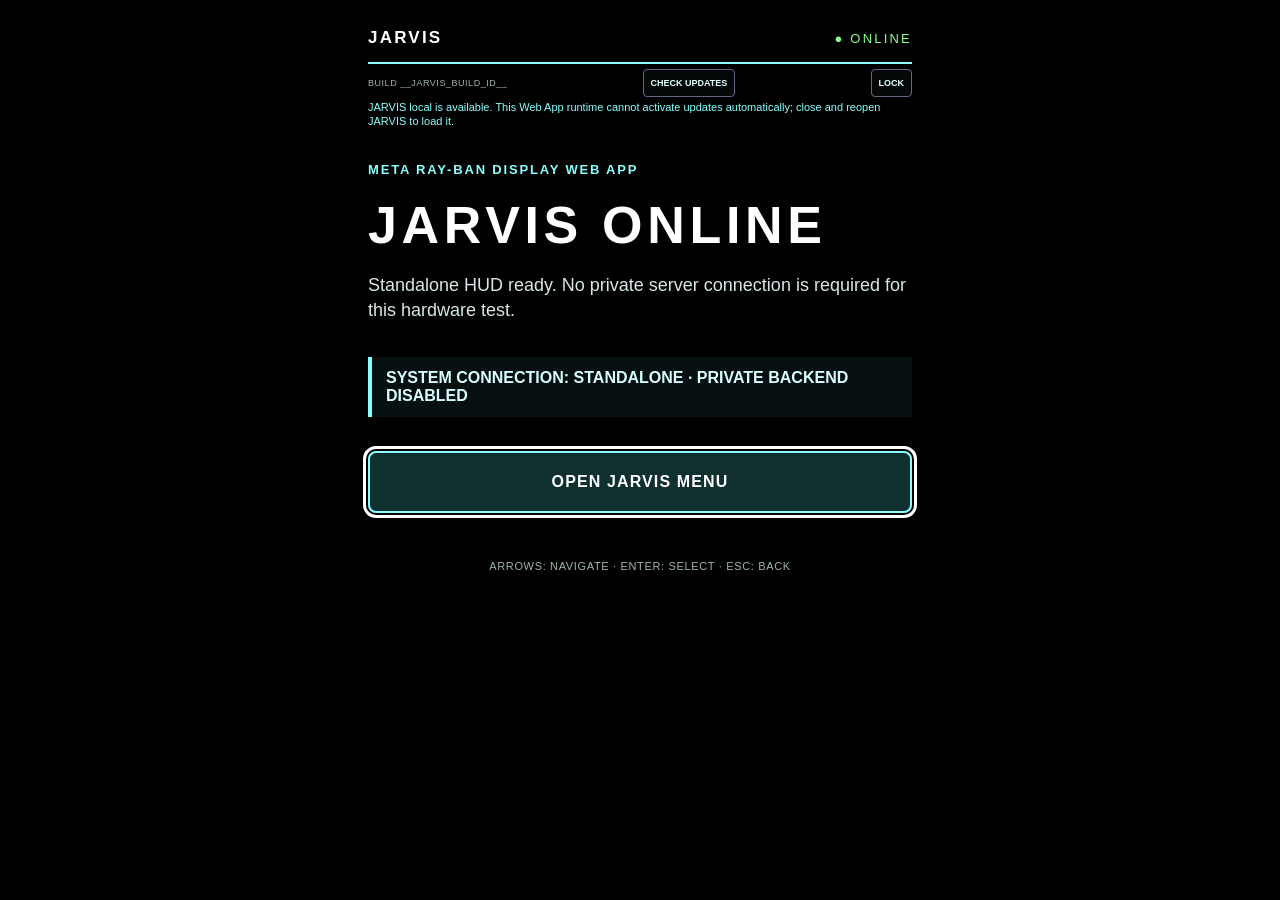
<file: index.html>
<!doctype html>
<html lang="en">
  <head>
    <meta charset="utf-8" />
    <meta name="viewport" content="width=device-width, initial-scale=1, viewport-fit=cover" />
    <meta name="theme-color" content="#000000" />
    <meta name="color-scheme" content="dark" />
    <meta name="application-name" content="JARVIS HUD" />
    <script src="./auth-config.js"></script>
    <style>
      /* First-paint guard: this runs before the external stylesheet and JS. */
      html[data-jarvis-auth-enabled="true"] body[data-jarvis-session="checking_session"] #jarvis-glasses-hud { visibility:hidden }
      html[data-jarvis-auth-enabled="true"] body[data-jarvis-session="checking_session"] #lock-title { font-size:0 }
      html[data-jarvis-auth-enabled="true"] body[data-jarvis-session="checking_session"] #lock-title::after { content:'CHECKING SESSION'; font-size:2rem }
    </style>
    <link rel="manifest" href="./manifest.webmanifest" />
    <link rel="stylesheet" href="./styles.css" />
    <title>JARVIS HUD</title>
  </head>
  <body>
    <section id="jarvis-session-lock" class="session-lock" role="dialog" aria-modal="true" aria-labelledby="lock-title" aria-live="polite" hidden>
      <div class="session-lock-card"><p class="eyebrow">JARVIS · PRIVATE SESSION</p><h1 id="lock-title">CHECKING SESSION</h1><p id="lock-status">Checking your secure JARVIS session…</p><p id="lock-code" class="lock-code" hidden></p><p>On this iPhone, unlock directly with your enrolled passkey. For glasses or another device, use the existing companion approval below.</p><button id="lock-face-id" class="action" type="button">UNLOCK WITH FACE ID</button><a id="lock-phone-unlock" href="./unlock.html" class="phone-unlock-link">OPEN PHONE UNLOCK PAGE</a><button id="lock-retry" class="action" type="button">START COMPANION UNLOCK</button><div class="release-controls" data-update-controls aria-label="JARVIS release controls"><span data-hud-build-version data-build-id="__JARVIS_BUILD_ID__">BUILD __JARVIS_BUILD_ID__</span><button type="button" aria-label="Check for JARVIS updates" data-hud-check-updates data-update-focus>CHECK UPDATES</button><button type="button" aria-label="Reload the latest JARVIS release" data-hud-reload-update data-update-focus hidden>RELOAD LATEST</button></div><p data-hud-update-status class="hud-update-status" role="status" aria-live="polite"></p></div>
    </section>
    <main id="jarvis-glasses-hud" class="hud" aria-label="JARVIS glasses HUD">
      <header class="hud-header"><span class="brand">JARVIS</span><span class="online">● ONLINE</span></header>
      <div class="release-controls" data-update-controls aria-label="JARVIS release controls">
        <span id="hud-build-version" data-hud-build-version data-build-id="__JARVIS_BUILD_ID__">BUILD __JARVIS_BUILD_ID__</span>
        <button id="hud-check-updates" type="button" aria-label="Check for JARVIS updates" data-hud-check-updates data-update-focus>CHECK UPDATES</button>
        <button id="hud-reload-update" type="button" aria-label="Reload the latest JARVIS release" data-hud-reload-update data-update-focus hidden>RELOAD LATEST</button>
        <button id="hud-open-input-diagnostics" type="button" aria-label="Open staging input diagnostics" hidden>INPUT DIAGNOSTICS</button>
        <button id="hud-lock" type="button" aria-label="Lock JARVIS">LOCK</button>
      </div>
      <p id="hud-update-status" data-hud-update-status class="hud-update-status" role="status" aria-live="polite"></p>
      <p id="hud-auth-diagnostics" data-build-id="__JARVIS_BUILD_ID__" class="hud-update-status" role="status" aria-live="polite" hidden></p>
      <section id="hud-screen" class="hud-screen" aria-live="polite"></section>
      <p class="hint">ARROWS: NAVIGATE · ENTER: SELECT · ESC: BACK</p>
    </main>
    <section id="hud-input-diagnostics" class="hud-input-diagnostics" role="dialog" aria-modal="true" aria-labelledby="hud-input-diagnostics-title" hidden>
      <div class="hud-input-diagnostics-card">
        <p class="eyebrow">STAGING ONLY</p>
        <h1 id="hud-input-diagnostics-title">INPUT DIAGNOSTICS</h1>
        <p class="copy">Event categories only. No text, account data, or coordinates are collected or saved.</p>
        <pre id="hud-input-diagnostics-readout" aria-live="polite"></pre>
        <button id="hud-clear-input-diagnostics" class="action" type="button">CLEAR READOUT</button>
        <button id="hud-close-input-diagnostics" class="action" type="button">CLOSE DIAGNOSTICS</button>
      </div>
    </section>
    <dialog id="jarvis-update-confirm" aria-labelledby="jarvis-update-confirm-title"><h2 id="jarvis-update-confirm-title">JARVIS Update Available</h2><p>Reloading JARVIS will apply the latest version.</p><p>Your active session will be restored automatically if it is still valid. Otherwise, you'll need to unlock again with your iPhone.</p><form method="dialog"><button id="jarvis-update-cancel" value="cancel">CANCEL</button><button id="jarvis-update-confirm-reload" value="reload">RELOAD NOW</button></form></dialog>
    <script src="./youtube-player.js"></script>
    <script src="./connectors-config.js"></script>
    <script src="./connectors.js"></script>
    <script src="./unlock.js"></script>
    <script src="./staging-chat.js"></script>
    <script src="./app.js"></script>
    <script src="./input-diagnostics.js"></script>
  </body>
</html>
</file>
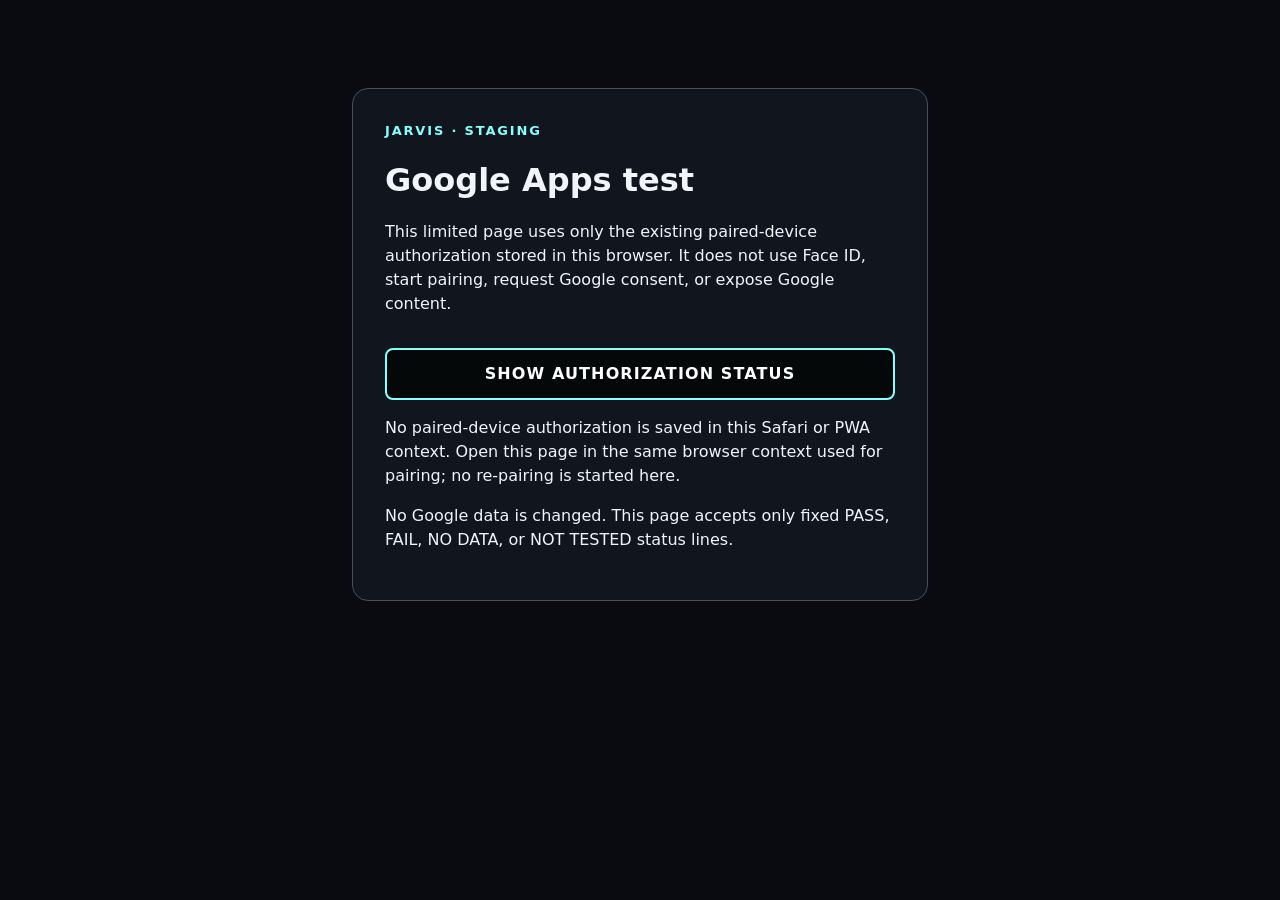
<file: google-apps.html>
<!doctype html>
<html lang="en">
  <head>
    <meta charset="utf-8" />
    <meta name="viewport" content="width=device-width, initial-scale=1, viewport-fit=cover" />
    <meta name="theme-color" content="#090b10" />
    <meta name="color-scheme" content="dark" />
    <title>JARVIS Google Apps Test</title>
    <link rel="stylesheet" href="./styles.css" />
  </head>
  <body class="phone-unlock-page">
    <main class="phone-unlock-card">
      <p class="eyebrow">JARVIS · STAGING</p>
      <h1>Google Apps test</h1>
      <p>This limited page uses only the existing paired-device authorization stored in this browser. It does not use Face ID, start pairing, request Google consent, or expose Google content.</p>
      <button id="test-all-google-apps" class="action" type="button">RESTORE PAIRED AUTHORIZATION</button>
      <pre id="google-apps-result" class="copy" aria-live="polite" hidden></pre>
      <p id="google-apps-status" role="status" aria-live="polite">Restoring the existing paired-device authorization…</p>
      <p>No Google data is changed. This page accepts only fixed PASS, FAIL, NO DATA, or NOT TESTED status lines.</p>
    </main>
    <script src="./connectors-config.js?staging-google-test=1"></script>
    <script src="./connectors.js?staging-google-test=1"></script>
    <script src="./google-apps.js?staging-google-test=1"></script>
  </body>
</html>
</file>
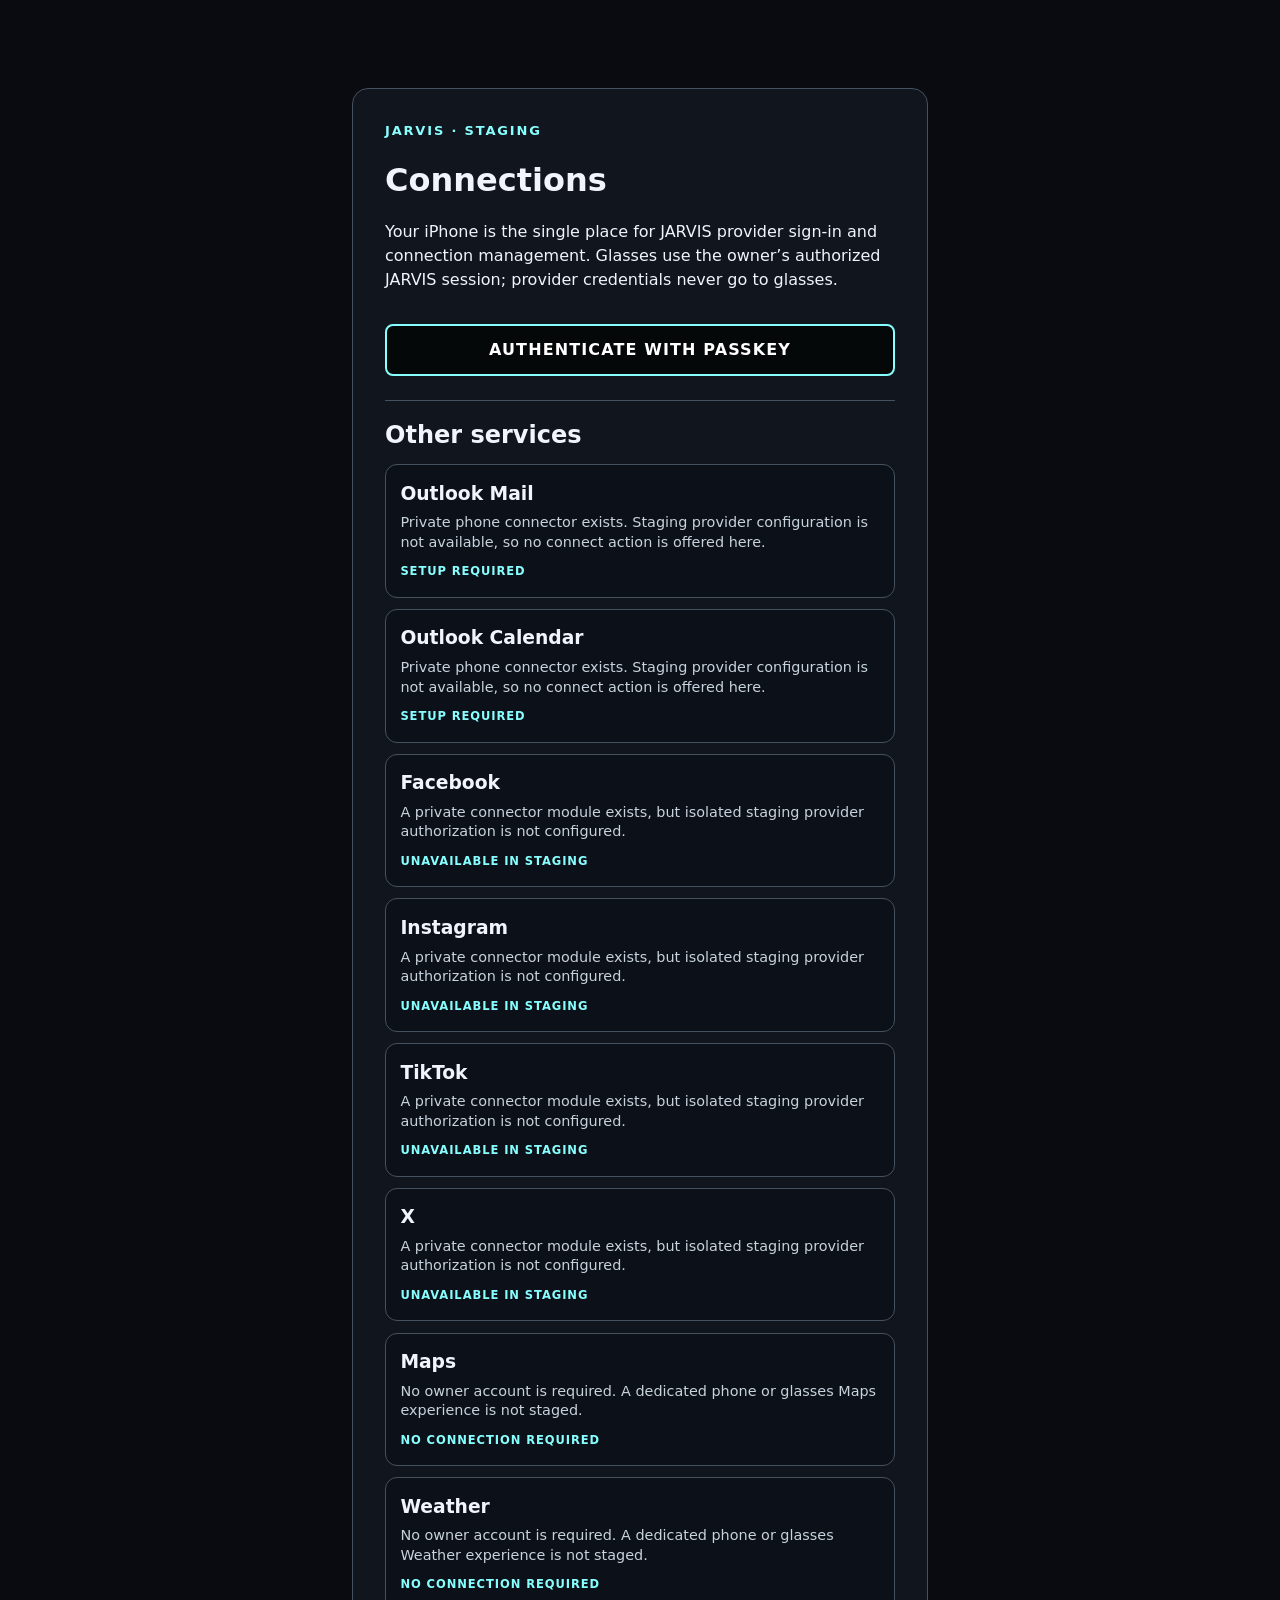
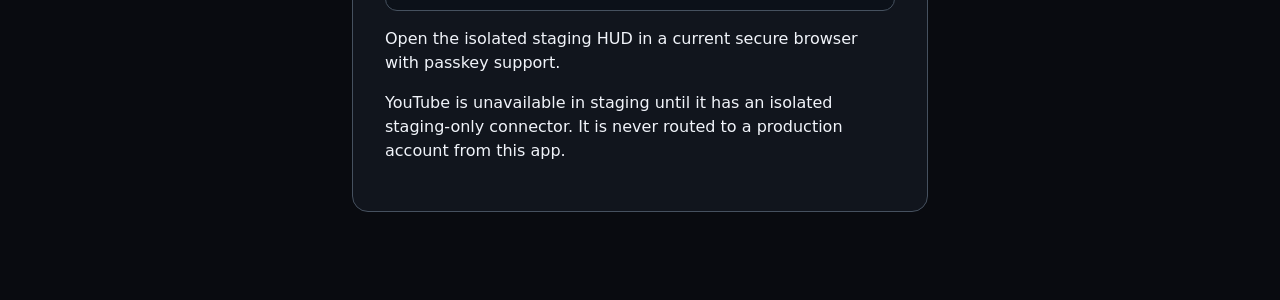
<file: staging-apps-connect.html>
<!doctype html>
<html lang="en">
  <head>
    <meta charset="utf-8" />
    <meta name="viewport" content="width=device-width, initial-scale=1, viewport-fit=cover" />
    <meta name="referrer" content="no-referrer" />
    <meta name="robots" content="noindex, nofollow" />
    <meta name="theme-color" content="#090b10" />
    <meta name="color-scheme" content="dark" />
    <meta name="apple-mobile-web-app-capable" content="yes" />
    <meta name="apple-mobile-web-app-status-bar-style" content="black-translucent" />
    <meta name="apple-mobile-web-app-title" content="JARVIS Connections" />
    <title>JARVIS staging Connections</title>
    <link rel="manifest" href="./staging-connections.webmanifest" />
    <link rel="apple-touch-icon" href="./jarvis-connections-icon.svg" />
    <link rel="stylesheet" href="./styles.css" />
  </head>
  <body class="phone-unlock-page">
    <main class="phone-unlock-card">
      <p class="eyebrow">JARVIS · STAGING</p>
      <h1>Connections</h1>
      <p>Your iPhone is the single place for JARVIS provider sign-in and connection management. Glasses use the owner’s authorized JARVIS session; provider credentials never go to glasses.</p>
      <button id="staging-approve-authenticate" class="action" type="button">AUTHENTICATE WITH PASSKEY</button>
      <section id="staging-google-section" hidden>
        <h2>Google Apps</h2>
        <p id="staging-google-summary" role="status" aria-live="polite">Loading Google Apps status…</p>
        <fieldset id="staging-google-apps">
          <legend>Manage Apps</legend>
          <label><input name="staging-google-app" type="checkbox" value="gmail" /> Gmail</label>
          <label><input name="staging-google-app" type="checkbox" value="google-calendar" /> Calendar</label>
          <label><input name="staging-google-app" type="checkbox" value="google-contacts" /> Contacts</label>
          <label><input name="staging-google-app" type="checkbox" value="google-drive" /> Drive</label>
          <label><input name="staging-google-app" type="checkbox" value="google-docs" /> Docs</label>
          <label><input name="staging-google-app" type="checkbox" value="google-sheets" /> Sheets</label>
          <label><input name="staging-google-app" type="checkbox" value="google-tasks" /> Tasks</label>
        </fieldset>
        <p><button id="staging-google-connect" class="action" type="button">CONNECT GOOGLE</button>
          <button id="staging-google-disconnect" class="action" type="button">DISCONNECT GOOGLE</button></p>
        <section id="staging-glasses-approval">
          <h3>Glasses access</h3>
          <p id="staging-glasses-summary" role="status" aria-live="polite">Google account authorization and glasses device approval are separate.</p>
          <p>On the glasses, open Connect Apps and select Start Phone Approval. Enter its pairing ID and code here to approve only the checked, already-authorized apps. This does not open Google sign-in.</p>
          <label>Pairing ID <input id="staging-glasses-pairing-id" inputmode="text" maxlength="6" autocomplete="off" autocapitalize="characters" spellcheck="false" /></label>
          <label>Eight-digit code <input id="staging-glasses-pairing-code" inputmode="numeric" pattern="[0-9]{8}" maxlength="8" autocomplete="one-time-code" /></label>
          <button id="staging-glasses-approve" class="action" type="button">APPROVE GLASSES ACCESS</button>
        </section>
      </section>
      <section id="staging-youtube-section" hidden>
        <h2>YouTube</h2>
        <p id="staging-youtube-summary">Checking isolated YouTube connector availability…</p>
        <button id="staging-youtube-manage" class="action" type="button">MANAGE YOUTUBE</button>
      </section>
      <section id="staging-service-status" class="connections-cards" hidden aria-label="Other JARVIS services">
        <h2>Other services</h2>
        <article class="connection-card"><h3>Outlook Mail</h3><p>Private phone connector exists. Staging provider configuration is not available, so no connect action is offered here.</p><span>SETUP REQUIRED</span></article>
        <article class="connection-card"><h3>Outlook Calendar</h3><p>Private phone connector exists. Staging provider configuration is not available, so no connect action is offered here.</p><span>SETUP REQUIRED</span></article>
        <article class="connection-card"><h3>Facebook</h3><p>A private connector module exists, but isolated staging provider authorization is not configured.</p><span>UNAVAILABLE IN STAGING</span></article>
        <article class="connection-card"><h3>Instagram</h3><p>A private connector module exists, but isolated staging provider authorization is not configured.</p><span>UNAVAILABLE IN STAGING</span></article>
        <article class="connection-card"><h3>TikTok</h3><p>A private connector module exists, but isolated staging provider authorization is not configured.</p><span>UNAVAILABLE IN STAGING</span></article>
        <article class="connection-card"><h3>X</h3><p>A private connector module exists, but isolated staging provider authorization is not configured.</p><span>UNAVAILABLE IN STAGING</span></article>
        <article class="connection-card"><h3>Maps</h3><p>No owner account is required. A dedicated phone or glasses Maps experience is not staged.</p><span>NO CONNECTION REQUIRED</span></article>
        <article class="connection-card"><h3>Weather</h3><p>No owner account is required. A dedicated phone or glasses Weather experience is not staged.</p><span>NO CONNECTION REQUIRED</span></article>
      </section>
      <button id="staging-approve-logout" class="action" type="button" hidden>LOG OUT</button>
      <p id="staging-approve-status" role="status" aria-live="polite">Authenticate with your staging passkey to manage connections.</p>
      <p class="small">YouTube is unavailable in staging until it has an isolated staging-only connector. It is never routed to a production account from this app.</p>
    </main>
    <script src="./auth-config.js"></script>
    <script src="./connectors-config.js"></script>
    <script src="./staging-apps-connect.js?connections=20261120-3"></script>
  </body>
</html>
</file>
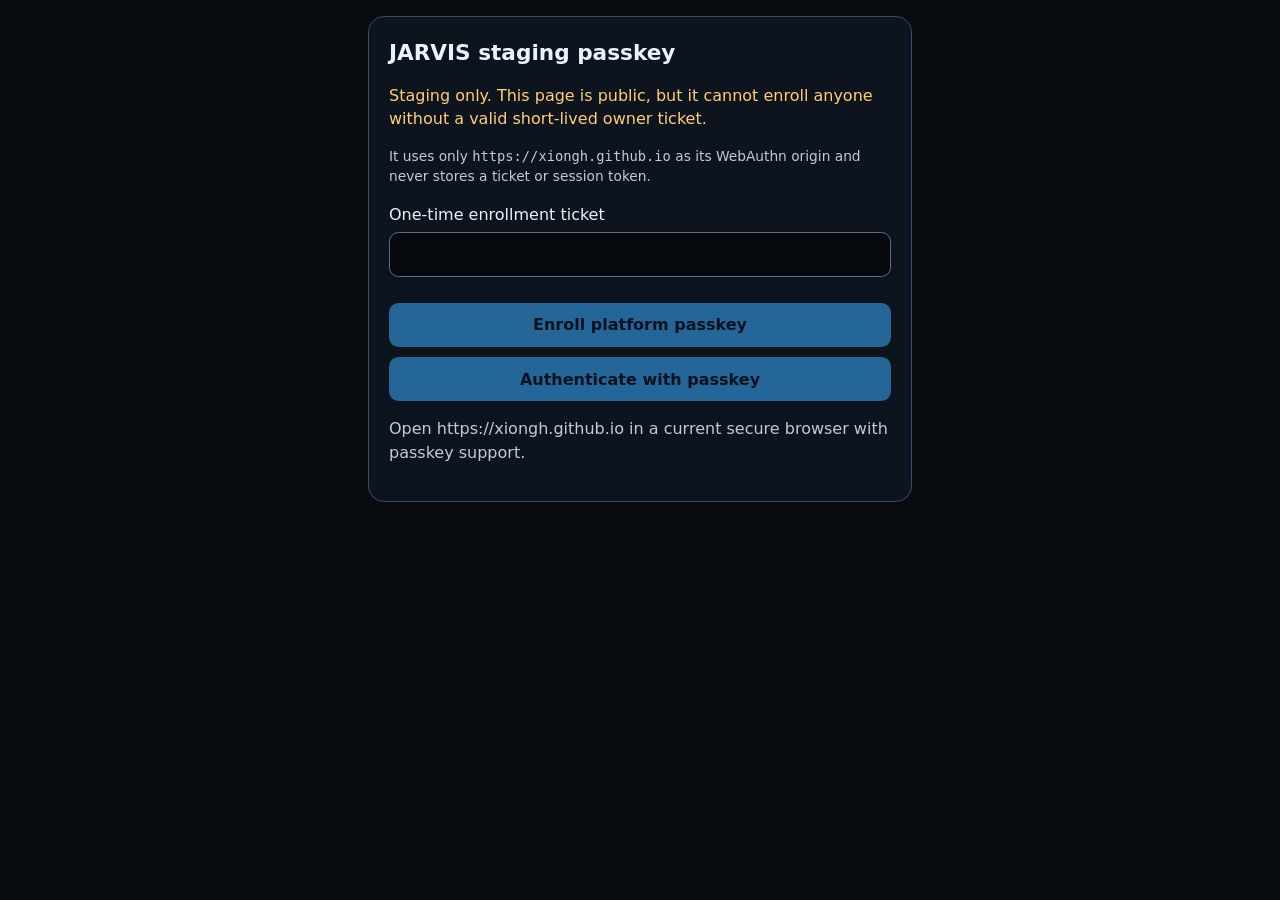
<file: staging-passkey.html>
<!doctype html>
<html lang="en">
  <head>
    <meta charset="utf-8" />
    <meta name="viewport" content="width=device-width, initial-scale=1, viewport-fit=cover" />
    <meta name="referrer" content="no-referrer" />
    <meta name="robots" content="noindex, nofollow" />
    <meta name="color-scheme" content="dark" />
    <title>JARVIS staging passkey</title>
    <style>
      :root { color-scheme: dark; font: 16px/1.45 system-ui, sans-serif; background: #080b10; color: #eaf2ff; }
      body { max-width: 34rem; margin: 0 auto; padding: max(1rem, env(safe-area-inset-top)) 1rem 2rem; }
      main { border: 1px solid #31506f; border-radius: 1rem; padding: 1.25rem; background: #0d141d; }
      h1 { margin-top: 0; font-size: 1.35rem; } p { color: #bdcce0; } label { display: grid; gap: .4rem; margin: 1rem 0; }
      input, button { min-height: 2.75rem; box-sizing: border-box; border-radius: .6rem; font: inherit; }
      input { border: 1px solid #58718d; background: #05080d; color: inherit; padding: .6rem; }
      button { width: 100%; border: 0; background: #39a9ff; color: #03111f; font-weight: 700; margin-top: .65rem; }
      button:disabled { opacity: .55; } #status { min-height: 3rem; margin-top: 1rem; white-space: pre-wrap; }
      .small { font-size: .86rem; } .warn { color: #ffcf75; }
    </style>
  </head>
  <body>
    <main>
      <h1>JARVIS staging passkey</h1>
      <p class="warn">Staging only. This page is public, but it cannot enroll anyone without a valid short-lived owner ticket.</p>
      <p class="small">It uses only <code>https://xiongh.github.io</code> as its WebAuthn origin and never stores a ticket or session token.</p>
      <form id="enroll-form" novalidate>
        <label>One-time enrollment ticket
          <input id="ticket" type="password" inputmode="text" autocomplete="off" autocapitalize="none" spellcheck="false" pattern="[A-Za-z0-9_-]{43}" maxlength="43" required />
        </label>
        <button id="enroll" type="submit">Enroll platform passkey</button>
      </form>
      <button id="authenticate" type="button">Authenticate with passkey</button>
      <p id="status" role="status" aria-live="polite">Checking browser support…</p>
    </main>
    <script src="./staging-passkey.js"></script>
  </body>
</html>
</file>
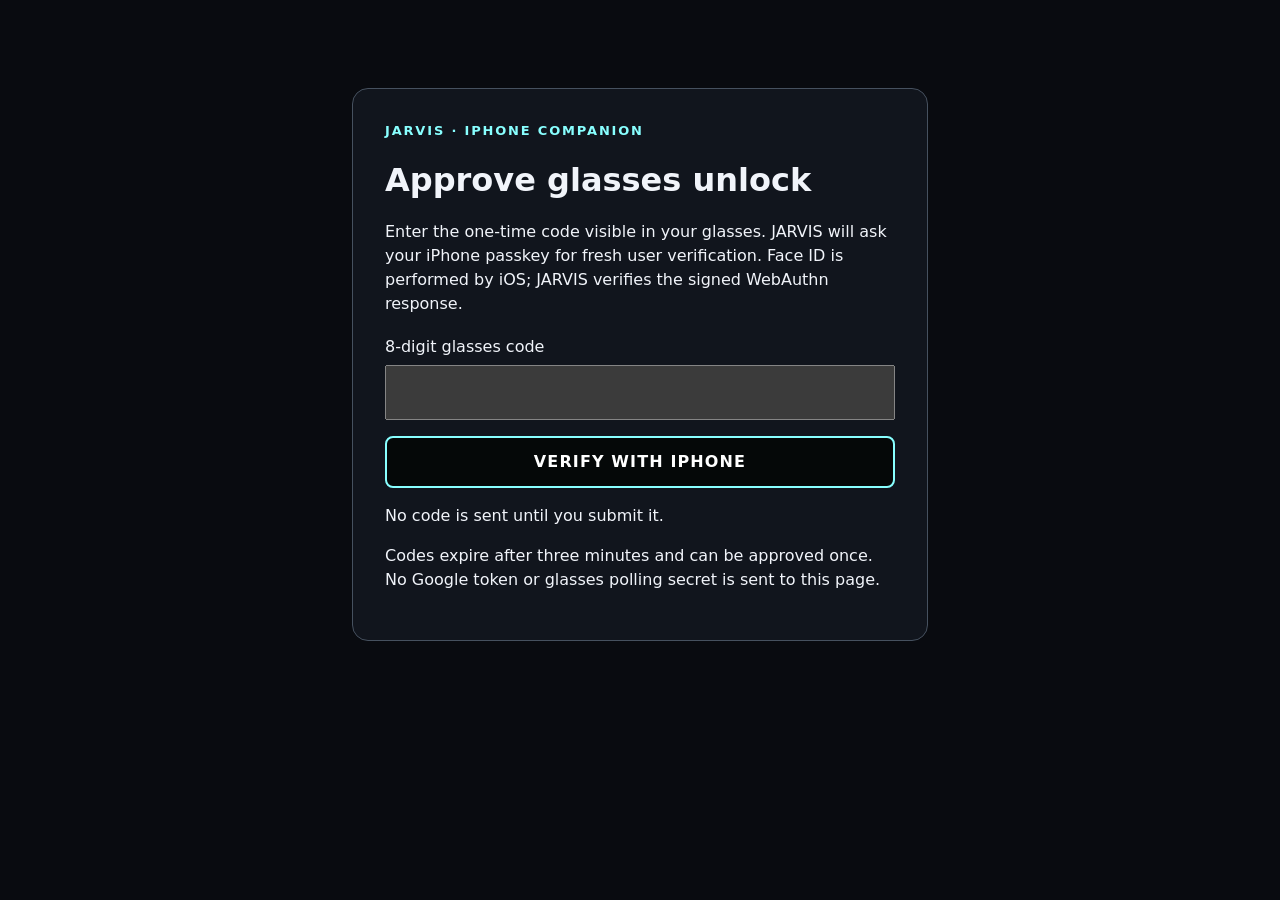
<file: unlock.html>
<!doctype html>
<html lang="en">
  <head>
    <meta charset="utf-8" />
    <meta name="viewport" content="width=device-width, initial-scale=1, viewport-fit=cover" />
    <meta name="theme-color" content="#090b10" />
    <title>Approve JARVIS glasses unlock</title>
    <link rel="stylesheet" href="./styles.css" />
    <script src="./auth-config.js"></script>
  </head>
  <body class="phone-unlock-page">
    <main class="phone-unlock-card">
      <p class="eyebrow">JARVIS · IPHONE COMPANION</p>
      <h1>Approve glasses unlock</h1>
      <p>Enter the one-time code visible in your glasses. JARVIS will ask your iPhone passkey for fresh user verification. Face ID is performed by iOS; JARVIS verifies the signed WebAuthn response.</p>
      <form id="phone-unlock-form">
        <label for="unlock-code">8-digit glasses code</label>
        <input id="unlock-code" name="code" inputmode="numeric" autocomplete="one-time-code" pattern="[0-9]{8}" maxlength="8" required />
        <button id="approve-unlock" class="action" type="submit">VERIFY WITH IPHONE</button>
      </form>
      <button id="phone-unlock-verify" class="action" type="button" hidden>CONTINUE WITH FACE ID / PASSKEY</button>
      <p id="phone-unlock-status" role="status" aria-live="polite">No code is sent until you submit it.</p>
      <p>Codes expire after three minutes and can be approved once. No Google token or glasses polling secret is sent to this page.</p>
    </main>
    <script src="./unlock.js"></script>
  </body>
</html>
</file>
<file: styles.css>
:root { color-scheme: dark; font-family: Arial, Helvetica, sans-serif; background: #000; color: #fff; }
.hud-screen input { width: 100%; min-height: 38px; margin: 4px 0; border: 1px solid #8ff; border-radius: 4px; padding: 8px; color: #fff; background: #050808; font: inherit; font-size: 12px; }
.chat-log { max-height: min(42vh, 320px); min-height: 88px; overflow-y: scroll; overflow-x: hidden; overscroll-behavior: contain; scrollbar-gutter: stable; margin: 7px 0; border: 1px solid #466; background: #020605; }
.chat-log::-webkit-scrollbar { width: 10px; }.chat-log::-webkit-scrollbar-thumb { background: #4b8; border-radius: 8px; }.chat-log::-webkit-scrollbar-track { background: #020605; }
.chat-message { margin: 0; padding: 7px; border-bottom: 1px solid #244; font-size: 11px; line-height: 1.35; white-space: pre-wrap; overflow-wrap: anywhere; }
.chat-message.user { color: #baf7d1; }.chat-message.assistant { color: #eafff1; }
.hud-screen.youtube-mode { justify-content: flex-start; overflow-y: auto; overscroll-behavior: contain; gap: 7px; padding: 5px 0; }
.hud-screen.youtube-mode .detail-title { font-size: 23px; }
.hud-youtube-status { margin: 2px 0; padding: 7px 9px; font-size: 12px; line-height: 1.25; }
.hud-youtube-server, .hud-youtube-help { font-size: 12px; line-height: 1.3; }
.hud-youtube-nav { display: grid; grid-template-columns: repeat(2, minmax(0, 1fr)); gap: 4px; }
.hud-youtube-tab { min-height: 34px; padding: 5px; font-size: 10px; }
.hud-youtube-tab[aria-pressed="true"] { border-color: #8ff; background: #103030; }
.hud-youtube-search { display: grid; grid-template-columns: minmax(0, 1fr) auto; gap: 5px; }
.hud-youtube-search input, .hud-screen.youtube-mode > input { width: 100%; min-width: 0; min-height: 38px; margin: 0; font-size: 12px; }
.hud-youtube-results { display: grid; gap: 5px; max-height: 205px; overflow-y: auto; }
.hud-youtube-result { display: grid; grid-template-columns: 64px minmax(0, 1fr); gap: 6px; align-items: center; min-height: 44px; padding: 4px; border: 1px solid #315; border-color: #315d4b; border-radius: 5px; background: #040908; color: #fff; text-align: left; font: inherit; font-size: 11px; }
.hud-youtube-result img { width: 64px; aspect-ratio: 16 / 9; object-fit: cover; }
.hud-youtube-result small { grid-column: 2; color: #9eb4b4; }
.hud-youtube-video-title { margin: 0; font-size: 17px; line-height: 1.2; }
.hud-youtube-player-shell { width: min(100%, 480px); aspect-ratio: 16 / 9; align-self: center; background: #000; border: 1px solid #4b9b7a; }
.hud-youtube-player-shell.is-short { width: min(42vw, 190px); aspect-ratio: 9 / 16; }
.hud-youtube-player-shell iframe, .hud-youtube-player-shell > div { width: 100%; height: 100%; border: 0; }
.hud-youtube-handoff { display: block; min-height: 35px; padding: 8px; color: #fff; text-decoration: none; font-size: 11px; }
.youtube-mode button:focus-visible, .youtube-mode a:focus-visible, .youtube-mode input:focus-visible { outline: 2px solid #fff; outline-offset: 2px; }
.hud-youtube-header { display: flex; min-height: 36px; align-items: center; justify-content: space-between; gap: 8px; border-bottom: 1px solid #332; padding-bottom: 5px; }
.hud-youtube-brand { display: flex; min-width: 0; align-items: center; gap: 7px; }
.hud-youtube-mark { display: grid; width: 29px; height: 20px; place-items: center; border-radius: 6px; background: #f00; color: #fff; font-size: 12px; line-height: 1; }
.hud-youtube-title { margin: 0; color: #fff; font-size: 21px; font-weight: 750; letter-spacing: -.02em; }
.hud-youtube-account-control { min-height: 30px; max-width: 132px; padding: 5px 8px; border: 1px solid #888; border-radius: 16px; background: #171717; color: #eee; font-size: 9px; font-weight: 700; letter-spacing: .04em; }
.hud-youtube-account-control:enabled { border-color: #39b875; color: #a9f6c8; }
.hud-youtube-account-control:disabled { opacity: .85; }
.hud-youtube-search { flex: 0 0 auto; }
.hud-youtube-search input { min-width: 0; height: 40px; border-color: #666; border-radius: 20px; background: #171717; font-size: 13px; }
.hud-youtube-search-button { width: auto; min-width: 74px; min-height: 40px; padding: 6px 12px; border-radius: 20px; font-size: 10px; }
.hud-youtube-search button:disabled, .hud-youtube-nav button:disabled { opacity: .5; }
.hud-youtube-nav { flex: 0 0 auto; grid-template-columns: repeat(2, minmax(0, 1fr)); border-bottom: 1px solid #333; padding-bottom: 5px; }
.hud-youtube-tab { min-height: 38px; border: 0; border-bottom: 2px solid transparent; border-radius: 0; background: transparent; color: #ccc; font-size: 12px; text-transform: none; letter-spacing: 0; }
.hud-youtube-tab[aria-pressed="true"] { border-color: #f33; background: #171111; color: #fff; }
.hud-youtube-results { max-height: 275px; gap: 8px; padding: 2px 1px; }
.hud-youtube-result { grid-template-columns: 112px minmax(0, 1fr); gap: 9px; min-height: 72px; padding: 6px; border-color: #333; border-radius: 8px; background: #111; font-size: 12px; }
.hud-youtube-result img { width: 112px; border-radius: 5px; background: #222; }
.hud-youtube-result-copy { display: grid; min-width: 0; gap: 5px; align-content: center; }
.hud-youtube-result-title { display: -webkit-box; overflow: hidden; color: #f5f5f5; font-size: 12px; font-weight: 650; line-height: 1.25; -webkit-box-orient: vertical; -webkit-line-clamp: 2; }
.hud-youtube-result-channel { overflow: hidden; color: #aaa; font-size: 10px; text-overflow: ellipsis; white-space: nowrap; }
.hud-youtube-result:focus-visible, .hud-youtube-result[aria-pressed="true"] { border-color: #f33; background: #241313; }
.hud-youtube-account-card { display: grid; gap: 8px; padding: 10px; border: 1px solid #383838; border-radius: 8px; background: #111; }
.hud-youtube-account-card > strong { overflow-wrap: anywhere; font-size: 12px; }
.hud-youtube-account-card .copy { font-size: 11px; }
.hud-youtube-account-action { min-height: 38px; padding: 8px; border-radius: 6px; font-size: 10px; text-decoration: none; }
.hud-youtube-player-shell { min-width: 200px; min-height: 200px; width: min(100%, 480px); }
.hud-youtube-player-shell.is-short { width: min(100%, 200px); min-width: 200px; aspect-ratio: 9 / 16; }
.hud-youtube-player-shell iframe { min-width: 200px; min-height: 200px; }
.hud-youtube-video-title { font-size: 15px; }
@media (max-width: 700px), (max-height: 700px) {
  .hud { min-height: 100vh; padding: 12px 14px 8px; }
  .hud-header { padding-bottom: 7px; font-size: 13px; }
  .hud-header .online { font-size: 10px; }
  .hint { margin: 6px 0 0; font-size: 9px; }
  .hud-screen.youtube-mode { gap: 6px; padding: 2px 0; }
  .hud-youtube-status { padding: 5px 7px; font-size: 10px; }
  .hud-youtube-results { max-height: 250px; }
}
* { box-sizing: border-box; }
body { margin: 0; min-height: 100vh; background: #000; }
.hud { width: min(100vw, 600px); min-height: min(100vh, 600px); margin: 0 auto; padding: 28px; display: flex; flex-direction: column; background: #000; color: #fff; }
.hud-update-status { margin: 4px 0; color: #8ff; font-size: 11px; line-height: 1.25; }
.session-lock { position: fixed; inset: 0; z-index: 1000; display: flex; align-items: center; justify-content: center; overflow: auto; padding: max(16px, env(safe-area-inset-top)) 16px max(16px, env(safe-area-inset-bottom)); background: #000; }
.session-lock[hidden] { display: none; }
.session-lock-card { display: grid; gap: 12px; width: min(100%, 440px); max-height: 100%; overflow: auto; padding: 20px; border: 1px solid #496; border-radius: 12px; background: #071010; }
.session-lock-card h1, .session-lock-card p { margin: 0; }
.lock-code { color: #8ff; font-size: 30px; font-weight: 800; letter-spacing: .16em; }
.phone-unlock-link { display: block; min-height: 42px; padding: 12px; border: 1px solid #8ff; border-radius: 6px; color: #dfffff; text-align: center; font-size: 11px; font-weight: 700; text-decoration: none; }
html[data-jarvis-auth-enabled="true"] body[data-jarvis-session="checking_session"], html[data-jarvis-auth-enabled="true"] body[data-jarvis-session="locked"] { background: #000; }
html[data-jarvis-auth-enabled="true"] body[data-jarvis-session="checking_session"] #jarvis-glasses-hud, html[data-jarvis-auth-enabled="true"] body[data-jarvis-session="locked"] #jarvis-glasses-hud { visibility: hidden; }
/* The static document must never paint LOCKED before the credentialed restore
   request classifies the session.  JavaScript changes this only to LOCKED
   after an explicit rejection, expiry, revocation, or safe network failure. */
html[data-jarvis-auth-enabled="true"] body[data-jarvis-session="checking_session"] #lock-title { font-size: 0; }
html[data-jarvis-auth-enabled="true"] body[data-jarvis-session="checking_session"] #lock-title::after { content: 'CHECKING SESSION'; font-size: 2em; }
.phone-unlock-page { min-height: 100vh; margin: 0; padding: max(1rem, env(safe-area-inset-top)) 1rem max(1rem, env(safe-area-inset-bottom)); box-sizing: border-box; color: #f1f4fa; background: #090b10; font: 1rem/1.5 system-ui, sans-serif; }
.phone-unlock-card { width: min(100%, 36rem); margin: 8vh auto; padding: clamp(1rem, 5vw, 2rem); box-sizing: border-box; border: 1px solid #46515f; border-radius: 1rem; background: #11151d; }
.phone-unlock-card h1 { line-height: 1.15; }
.phone-unlock-card label { display: block; margin: 1.2rem 0 .35rem; }
.phone-unlock-card input { display: block; width: 100%; box-sizing: border-box; padding: .85rem; font-size: 1.3rem; letter-spacing: .18em; }
.phone-unlock-card button { margin-top: 1rem; width: 100%; min-height: 3rem; }
.phone-unlock-card [role="status"] { min-height: 1.5em; }
.phone-unlock-card > section { margin-top: 1.5rem; padding-top: 1rem; border-top: 1px solid #46515f; }.phone-unlock-card fieldset { display: grid; gap: .55rem; margin: 1rem 0; border-color: #46515f; }.phone-unlock-card fieldset label { margin: 0; }.connections-cards { display: grid; gap: .7rem; }.connections-cards h2 { margin: 0; }.connection-card { padding: .9rem; border: 1px solid #46515f; border-radius: .75rem; background: #0c1119; }.connection-card h3, .connection-card p { margin: 0; }.connection-card p { margin-top: .35rem; color: #c8d2dd; font-size: .9rem; line-height: 1.35; }.connection-card span { display: inline-block; margin-top: .7rem; color: #8ff; font-size: .72rem; font-weight: 800; letter-spacing: .08em; }
.release-controls { display: flex; flex-wrap: wrap; align-items: center; justify-content: space-between; gap: 5px; min-height: 29px; margin-top: 4px; color: #9eb4b4; font-size: 9px; letter-spacing: .06em; }
.release-controls button { min-height: 28px; padding: 4px 7px; border: 1px solid #668; border-radius: 4px; background: #050808; color: #dfffff; font: inherit; font-weight: 700; cursor: pointer; }
.release-controls button:focus-visible { outline: 2px solid #fff; outline-offset: 2px; border-color: #8ff; }
.release-controls button:disabled { opacity: .6; }
.release-controls [hidden] { display: none; }
.hud-input-diagnostics { position: fixed; z-index: 1200; inset: 0; display: flex; align-items: center; justify-content: center; padding: 16px; background: #000; }
.hud-input-diagnostics[hidden] { display: none; }
.hud-input-diagnostics-card { display: grid; gap: 10px; width: min(100%, 500px); max-height: 100%; overflow: auto; padding: 18px; border: 2px solid #8ff; border-radius: 10px; background: #071010; }
.hud-input-diagnostics-card h1, .hud-input-diagnostics-card p { margin: 0; }
.hud-input-diagnostics-card .copy { font-size: 13px; }
.hud-input-diagnostics-card pre { min-height: 106px; margin: 0; padding: 10px; overflow-wrap: anywhere; white-space: pre-wrap; border: 1px solid #466; background: #020605; color: #dfffff; font: 11px/1.45 ui-monospace, SFMono-Regular, Consolas, monospace; }
.hud-header { display: flex; justify-content: space-between; align-items: center; border-bottom: 2px solid #8ff; padding-bottom: 14px; letter-spacing: .13em; font-size: 17px; }
.brand { font-weight: 800; color: #fff; }.online { color: #8f8; font-size: 13px; }
.hud-screen { display: flex; flex: 1; min-height: 0; flex-direction: column; justify-content: center; gap: 18px; }
.eyebrow { margin: 0; color: #8ff; font-size: 13px; font-weight: 700; letter-spacing: .14em; }.hero { margin: 0; font-size: clamp(34px, 9vw, 52px); letter-spacing: .09em; }.copy { margin: 0; color: #d7e7e7; font-size: 18px; line-height: 1.4; }
.status { border-left: 4px solid #8ff; padding: 12px 14px; background: #071010; color: #d8ffff; font-weight: 700; }
.menu { display: grid; gap: 10px; }.menu-button, .action { appearance: none; width: 100%; min-height: 62px; padding: 12px 16px; border: 2px solid #7b9292; border-radius: 8px; background: #050808; color: #fff; text-align: left; font: inherit; letter-spacing: .07em; cursor: pointer; }.menu-button strong { display: block; font-size: 18px; }.menu-button small { color: #c5d2d2; font-size: 12px; letter-spacing: .04em; }.menu-button[aria-current="true"], .menu-button:focus-visible, .action:focus-visible { outline: 3px solid #fff; outline-offset: 2px; border-color: #8ff; background: #103030; }.unavailable { border-color: #a08b54; }.unavailable small { color: #ffe6a3; }
.detail-title { margin: 0; font-size: 30px; letter-spacing: .08em; }.unavailable-label { display: inline-block; width: fit-content; border: 1px solid #ffd166; color: #ffd166; padding: 5px 8px; font-size: 12px; font-weight: 700; letter-spacing: .1em; }.action { text-align: center; border-color: #8ff; font-weight: 700; }
.media-launcher-help { font-size: 13px; line-height: 1.3; }.media-app-grid { display: grid; grid-template-columns: repeat(2, minmax(0, 1fr)); gap: 7px; max-height: min(58vh, 390px); overflow-y: auto; overscroll-behavior: contain; padding: 2px; }.media-app-tile { appearance: none; display: grid; min-height: 58px; gap: 4px; padding: 8px; border: 1px solid #4b7777; border-radius: 7px; background: #050808; color: #fff; text-align: left; font: inherit; cursor: pointer; }.media-app-tile strong { overflow-wrap: anywhere; font-size: 12px; letter-spacing: .06em; }.media-app-tile small { color: #b9d0d0; font-size: 8px; font-weight: 700; letter-spacing: .04em; line-height: 1.2; }.media-app-tile.unavailable { border-color: #786942; }.media-app-tile.unavailable small { color: #ffe6a3; }.media-app-tile[aria-current="true"], .media-app-tile:focus-visible { outline: 2px solid #fff; outline-offset: 1px; border-color: #8ff; background: #103030; }.media-phone-status { padding: 8px 10px; font-size: 10px; line-height: 1.25; }
.hud-app-selection { display: grid; gap: 6px; }.hud-app-choice { display: flex; align-items: center; gap: 9px; min-height: 34px; cursor: pointer; }.hud-app-choice input[type="checkbox"] { appearance: auto; width: 22px; min-width: 22px; min-height: 22px; margin: 0; padding: 0; accent-color: #8ff; cursor: pointer; }
.hint { margin: 18px 0 0; color: #9eb4b4; font-size: 11px; letter-spacing: .06em; text-align: center; }
@media (prefers-reduced-motion: reduce) { *, *::before, *::after { scroll-behavior: auto !important; transition: none !important; animation: none !important; } }
.hud-screen.youtube-mode .hud-youtube-tab { width: 100%; min-height: 38px; padding: 5px 4px; font-size: 12px; }
.hud-screen.youtube-mode .hud-youtube-search-button { width: auto; min-width: 74px; min-height: 40px; padding: 6px 12px; font-size: 10px; }
.hud-screen.youtube-mode .hud-youtube-account-action { width: 100%; min-height: 38px; padding: 8px; font-size: 10px; }
.hud-screen.youtube-mode .hud-youtube-handoff { width: 100%; min-height: 35px; padding: 8px; }
</file>
